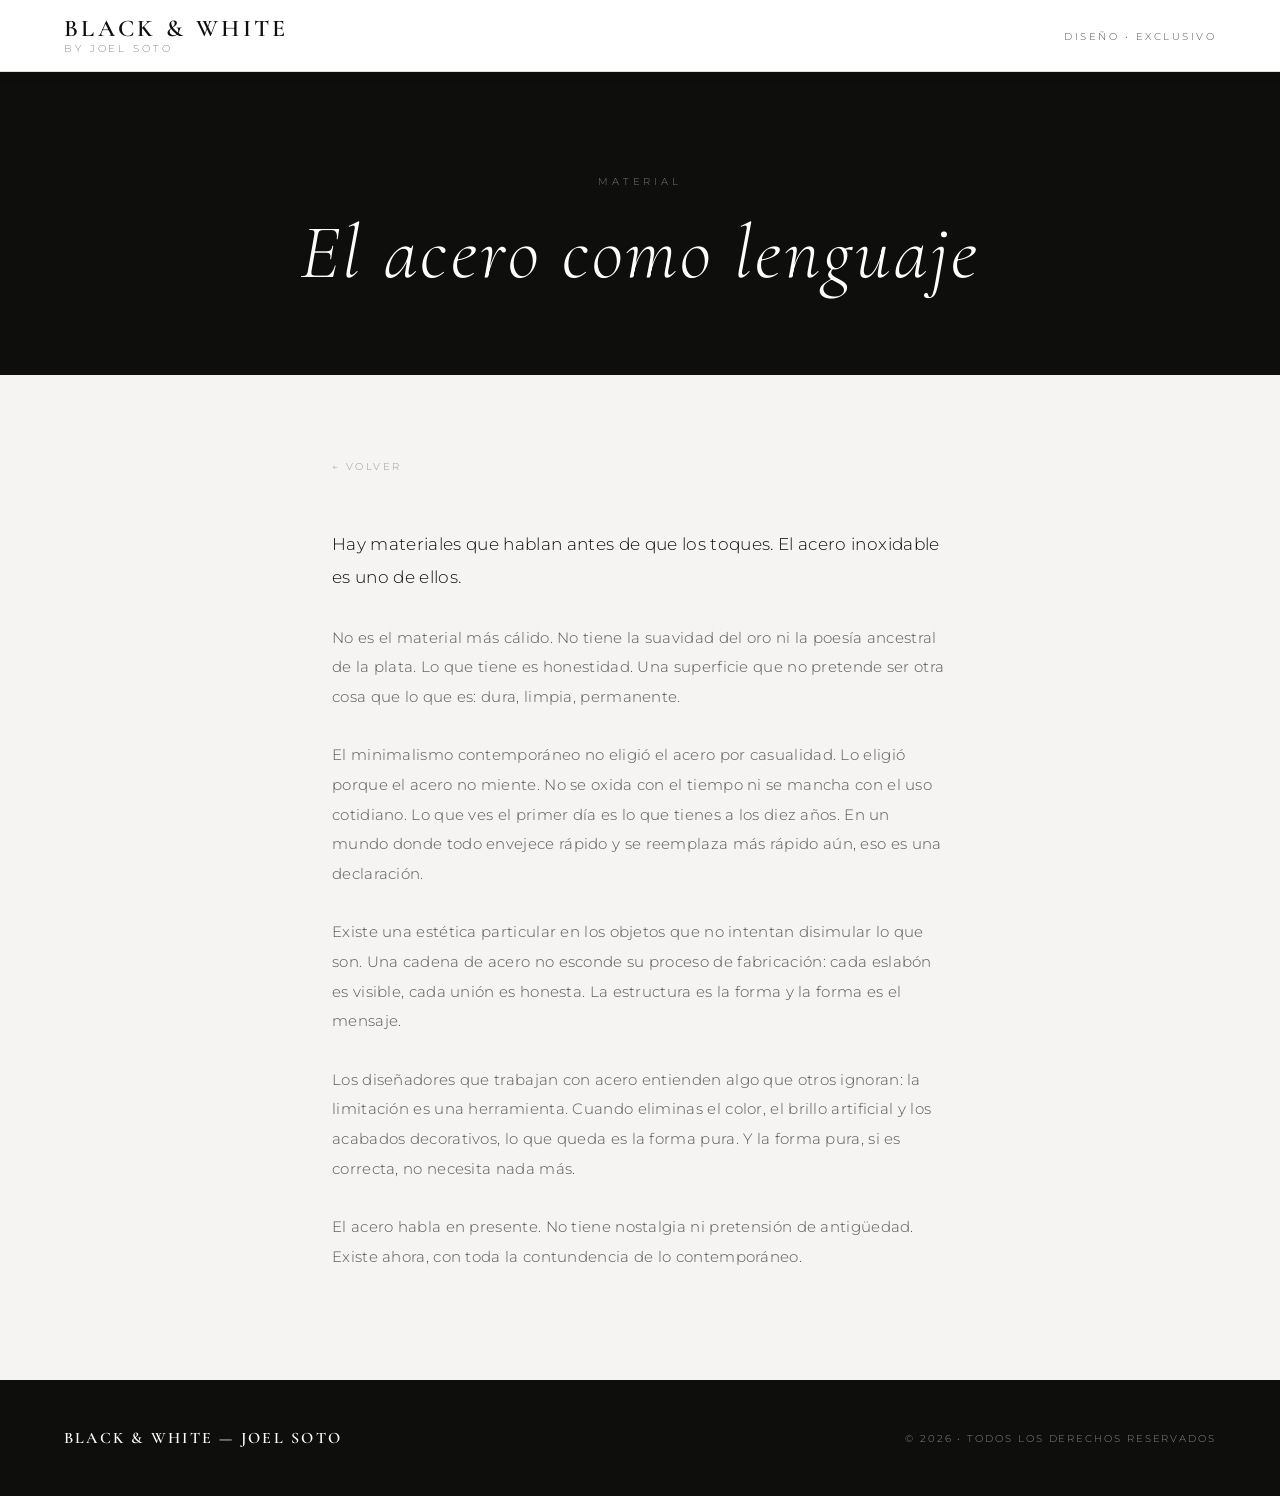
<file: articles/el-acero-como-lenguaje.html>
<!DOCTYPE html>
<html lang="es">
<head>
<meta charset="UTF-8">
<meta name="viewport" content="width=device-width, initial-scale=1.0">
<title>El acero como lenguaje — Black &amp; White by Joel Soto</title>
<link rel="preconnect" href="https://fonts.googleapis.com">
<link rel="preconnect" href="https://fonts.gstatic.com" crossorigin>
<link href="https://fonts.googleapis.com/css2?family=Cormorant+Garamond:ital,wght@0,300;0,400;0,600;1,300&family=Montserrat:wght@200;300;400;500&display=swap" rel="stylesheet">
<link rel="stylesheet" href="../css/styles.css">
</head>
<body class="page-article">

<header id="site-header">
  <a href="../index.html" class="brand-link">
    <div class="brand">
      <div class="brand-name">Black &amp; White</div>
      <span class="brand-sub">by Joel Soto</span>
    </div>
  </a>
  <div class="header-tag">Diseño &bull; Exclusivo</div>
</header>

<div class="article-hero">
  <span class="article-hero-cat">Material</span>
  <h1 class="article-hero-title">El acero como lenguaje</h1>
</div>

<article class="article-body">
  <a href="../index.html" class="article-back">← Volver</a>

  <p>Hay materiales que hablan antes de que los toques. El acero inoxidable es uno de ellos.</p>

  <p>No es el material más cálido. No tiene la suavidad del oro ni la poesía ancestral de la plata. Lo que tiene es honestidad. Una superficie que no pretende ser otra cosa que lo que es: dura, limpia, permanente.</p>

  <p>El minimalismo contemporáneo no eligió el acero por casualidad. Lo eligió porque el acero no miente. No se oxida con el tiempo ni se mancha con el uso cotidiano. Lo que ves el primer día es lo que tienes a los diez años. En un mundo donde todo envejece rápido y se reemplaza más rápido aún, eso es una declaración.</p>

  <p>Existe una estética particular en los objetos que no intentan disimular lo que son. Una cadena de acero no esconde su proceso de fabricación: cada eslabón es visible, cada unión es honesta. La estructura es la forma y la forma es el mensaje.</p>

  <p>Los diseñadores que trabajan con acero entienden algo que otros ignoran: la limitación es una herramienta. Cuando eliminas el color, el brillo artificial y los acabados decorativos, lo que queda es la forma pura. Y la forma pura, si es correcta, no necesita nada más.</p>

  <p>El acero habla en presente. No tiene nostalgia ni pretensión de antigüedad. Existe ahora, con toda la contundencia de lo contemporáneo.</p>
</article>

<footer>
  <div class="footer-brand">Black &amp; White &mdash; Joel Soto</div>
  <div class="footer-copy">&copy; 2026 &bull; Todos los derechos reservados</div>
</footer>

</body>
</html>
</file>
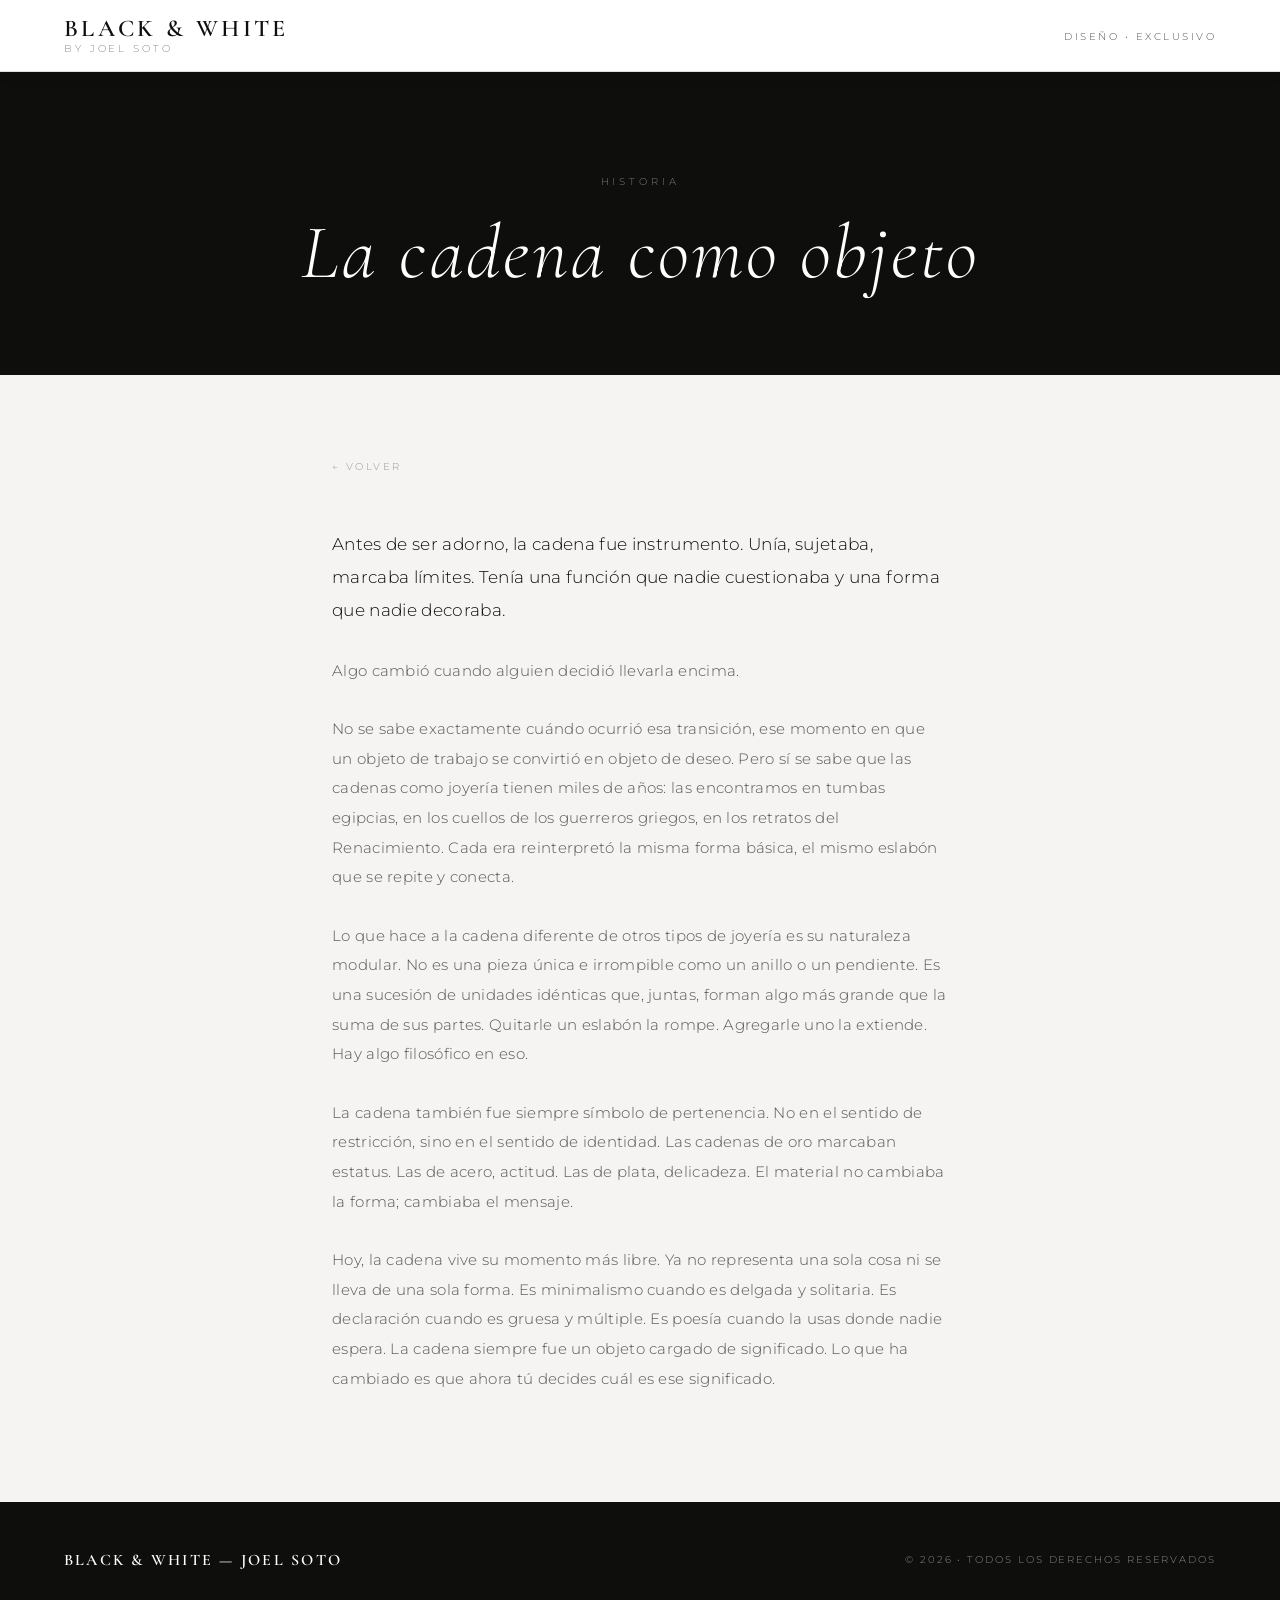
<file: articles/la-cadena-como-objeto.html>
<!DOCTYPE html>
<html lang="es">
<head>
<meta charset="UTF-8">
<meta name="viewport" content="width=device-width, initial-scale=1.0">
<title>La cadena como objeto — Black &amp; White by Joel Soto</title>
<link rel="preconnect" href="https://fonts.googleapis.com">
<link rel="preconnect" href="https://fonts.gstatic.com" crossorigin>
<link href="https://fonts.googleapis.com/css2?family=Cormorant+Garamond:ital,wght@0,300;0,400;0,600;1,300&family=Montserrat:wght@200;300;400;500&display=swap" rel="stylesheet">
<link rel="stylesheet" href="../css/styles.css">
</head>
<body class="page-article">

<header id="site-header">
  <a href="../index.html" class="brand-link">
    <div class="brand">
      <div class="brand-name">Black &amp; White</div>
      <span class="brand-sub">by Joel Soto</span>
    </div>
  </a>
  <div class="header-tag">Diseño &bull; Exclusivo</div>
</header>

<div class="article-hero">
  <span class="article-hero-cat">Historia</span>
  <h1 class="article-hero-title">La cadena como objeto</h1>
</div>

<article class="article-body">
  <a href="../index.html" class="article-back">← Volver</a>

  <p>Antes de ser adorno, la cadena fue instrumento. Unía, sujetaba, marcaba límites. Tenía una función que nadie cuestionaba y una forma que nadie decoraba.</p>

  <p>Algo cambió cuando alguien decidió llevarla encima.</p>

  <p>No se sabe exactamente cuándo ocurrió esa transición, ese momento en que un objeto de trabajo se convirtió en objeto de deseo. Pero sí se sabe que las cadenas como joyería tienen miles de años: las encontramos en tumbas egipcias, en los cuellos de los guerreros griegos, en los retratos del Renacimiento. Cada era reinterpretó la misma forma básica, el mismo eslabón que se repite y conecta.</p>

  <p>Lo que hace a la cadena diferente de otros tipos de joyería es su naturaleza modular. No es una pieza única e irrompible como un anillo o un pendiente. Es una sucesión de unidades idénticas que, juntas, forman algo más grande que la suma de sus partes. Quitarle un eslabón la rompe. Agregarle uno la extiende. Hay algo filosófico en eso.</p>

  <p>La cadena también fue siempre símbolo de pertenencia. No en el sentido de restricción, sino en el sentido de identidad. Las cadenas de oro marcaban estatus. Las de acero, actitud. Las de plata, delicadeza. El material no cambiaba la forma; cambiaba el mensaje.</p>

  <p>Hoy, la cadena vive su momento más libre. Ya no representa una sola cosa ni se lleva de una sola forma. Es minimalismo cuando es delgada y solitaria. Es declaración cuando es gruesa y múltiple. Es poesía cuando la usas donde nadie espera. La cadena siempre fue un objeto cargado de significado. Lo que ha cambiado es que ahora tú decides cuál es ese significado.</p>
</article>

<footer>
  <div class="footer-brand">Black &amp; White &mdash; Joel Soto</div>
  <div class="footer-copy">&copy; 2026 &bull; Todos los derechos reservados</div>
</footer>

</body>
</html>
</file>
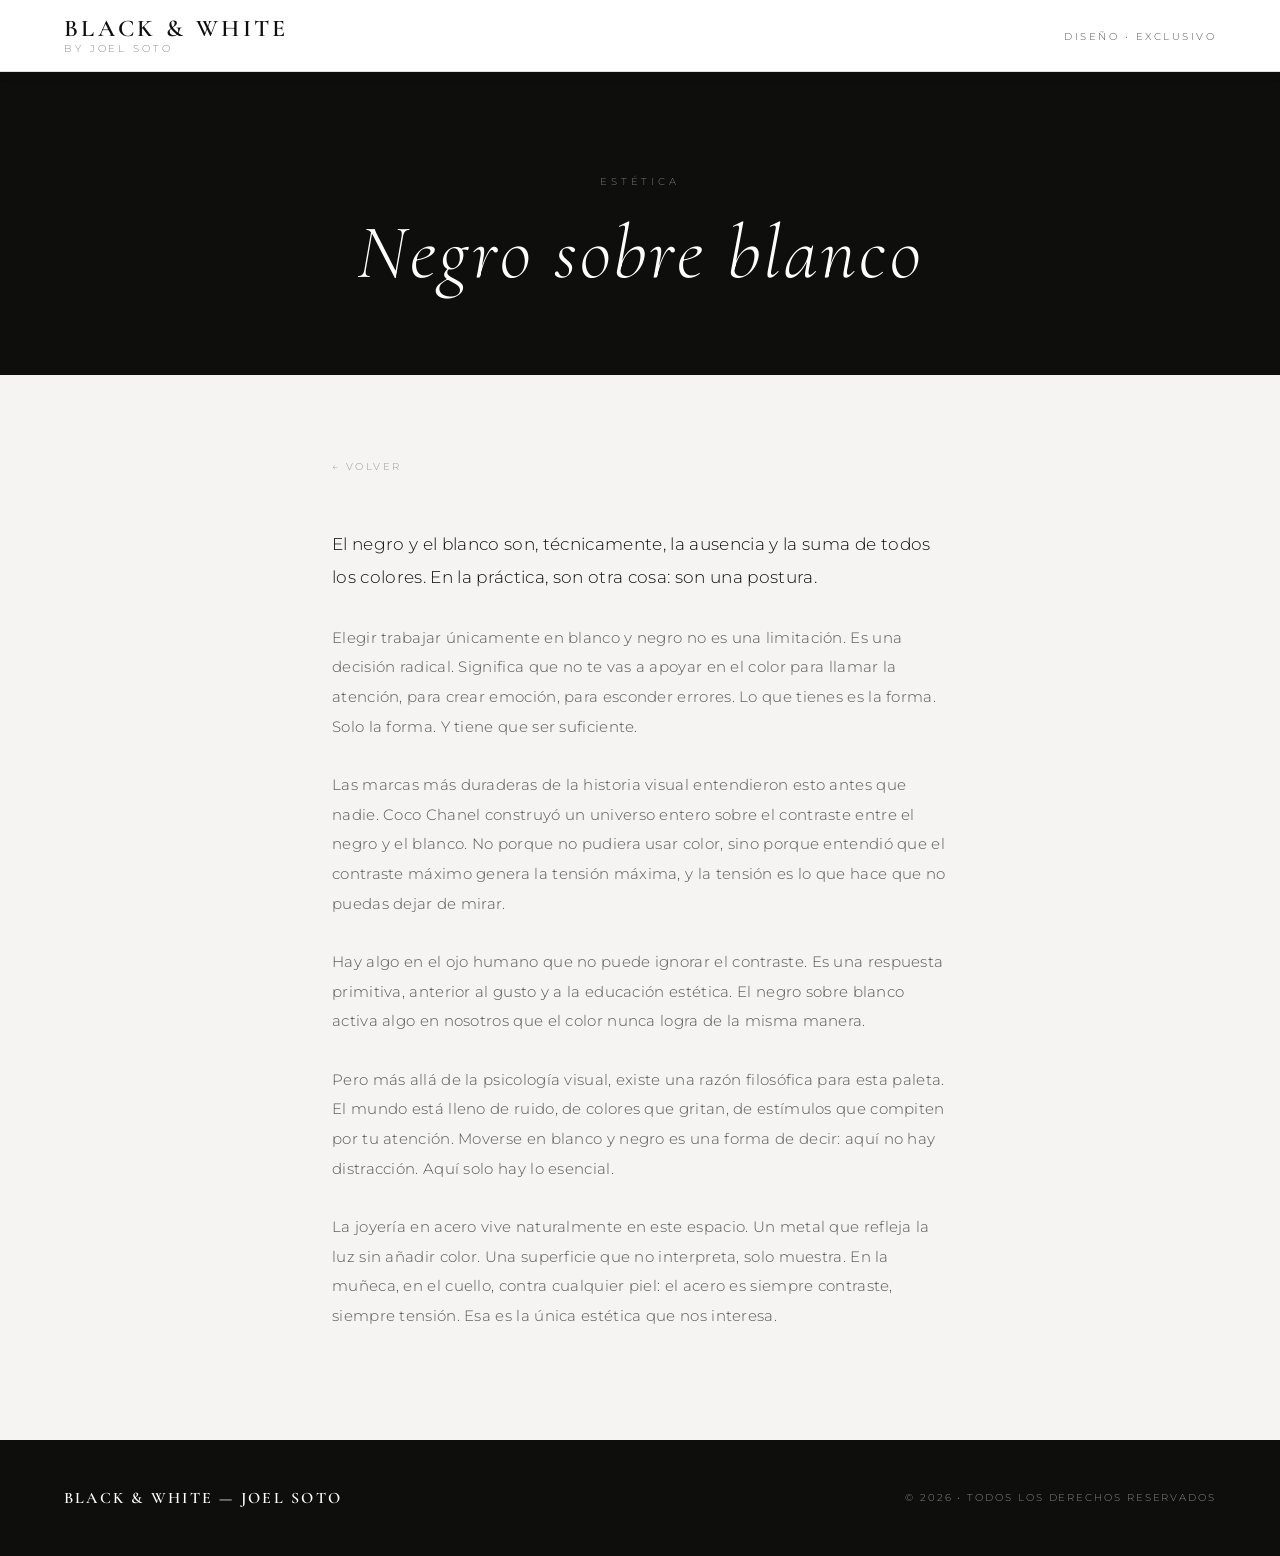
<file: articles/negro-sobre-blanco.html>
<!DOCTYPE html>
<html lang="es">
<head>
<meta charset="UTF-8">
<meta name="viewport" content="width=device-width, initial-scale=1.0">
<title>Negro sobre blanco — Black &amp; White by Joel Soto</title>
<link rel="preconnect" href="https://fonts.googleapis.com">
<link rel="preconnect" href="https://fonts.gstatic.com" crossorigin>
<link href="https://fonts.googleapis.com/css2?family=Cormorant+Garamond:ital,wght@0,300;0,400;0,600;1,300&family=Montserrat:wght@200;300;400;500&display=swap" rel="stylesheet">
<link rel="stylesheet" href="../css/styles.css">
</head>
<body class="page-article">

<header id="site-header">
  <a href="../index.html" class="brand-link">
    <div class="brand">
      <div class="brand-name">Black &amp; White</div>
      <span class="brand-sub">by Joel Soto</span>
    </div>
  </a>
  <div class="header-tag">Diseño &bull; Exclusivo</div>
</header>

<div class="article-hero">
  <span class="article-hero-cat">Estética</span>
  <h1 class="article-hero-title">Negro sobre blanco</h1>
</div>

<article class="article-body">
  <a href="../index.html" class="article-back">← Volver</a>

  <p>El negro y el blanco son, técnicamente, la ausencia y la suma de todos los colores. En la práctica, son otra cosa: son una postura.</p>

  <p>Elegir trabajar únicamente en blanco y negro no es una limitación. Es una decisión radical. Significa que no te vas a apoyar en el color para llamar la atención, para crear emoción, para esconder errores. Lo que tienes es la forma. Solo la forma. Y tiene que ser suficiente.</p>

  <p>Las marcas más duraderas de la historia visual entendieron esto antes que nadie. Coco Chanel construyó un universo entero sobre el contraste entre el negro y el blanco. No porque no pudiera usar color, sino porque entendió que el contraste máximo genera la tensión máxima, y la tensión es lo que hace que no puedas dejar de mirar.</p>

  <p>Hay algo en el ojo humano que no puede ignorar el contraste. Es una respuesta primitiva, anterior al gusto y a la educación estética. El negro sobre blanco activa algo en nosotros que el color nunca logra de la misma manera.</p>

  <p>Pero más allá de la psicología visual, existe una razón filosófica para esta paleta. El mundo está lleno de ruido, de colores que gritan, de estímulos que compiten por tu atención. Moverse en blanco y negro es una forma de decir: aquí no hay distracción. Aquí solo hay lo esencial.</p>

  <p>La joyería en acero vive naturalmente en este espacio. Un metal que refleja la luz sin añadir color. Una superficie que no interpreta, solo muestra. En la muñeca, en el cuello, contra cualquier piel: el acero es siempre contraste, siempre tensión. Esa es la única estética que nos interesa.</p>
</article>

<footer>
  <div class="footer-brand">Black &amp; White &mdash; Joel Soto</div>
  <div class="footer-copy">&copy; 2026 &bull; Todos los derechos reservados</div>
</footer>

</body>
</html>
</file>
<file: css/styles.css>
*, *::before, *::after { box-sizing: border-box; margin: 0; padding: 0; }

  /* ── INTRO SCREEN ── */
  #intro-screen {
    position: fixed;
    inset: 0;
    background: var(--ink);
    z-index: 999;
    display: flex;
    flex-direction: column;
    align-items: center;
    justify-content: center;
    gap: 0.7rem;
    transition: opacity 1s ease;
  }

  #intro-screen.fade-out { opacity: 0; pointer-events: none; }

  .intro-logo {
    font-family: var(--font-display);
    font-size: clamp(2.2rem, 8vw, 5rem);
    font-weight: 300;
    letter-spacing: 0.22em;
    text-transform: uppercase;
    color: #fff;
    animation: introUp 1s cubic-bezier(0.16,1,0.3,1) both;
  }

  .intro-logo em { font-style: italic; }

  .intro-tagline {
    font-family: var(--font-body);
    font-size: 0.68rem;
    letter-spacing: 0.45em;
    text-transform: uppercase;
    color: rgba(255,255,255,0.75);
    animation: introUp 1s 0.25s cubic-bezier(0.16,1,0.3,1) both;
  }

  @keyframes introUp {
    from { opacity: 0; transform: translateY(18px); }
    to   { opacity: 1; transform: translateY(0); }
  }

  /* ── TITLE REVEAL ── */
  .reveal-wrap {
    display: block;
    overflow: hidden;
  }

  .reveal-line {
    display: block;
    transform: translateY(105%);
    transition: transform 1s cubic-bezier(0.16,1,0.3,1);
  }

  .observe-reveal.visible .reveal-line { transform: translateY(0); }

  /* ── SLIDE NAME ANIMATION ── */
  @keyframes slideNameIn {
    from { opacity: 0; transform: translateY(8px); }
    to   { opacity: 1; transform: translateY(0); }
  }

  .slide-name-animate { animation: slideNameIn 0.4s cubic-bezier(0.16,1,0.3,1) both; }

  :root {
    --bg: #f5f4f2;
    --surface: #ffffff;
    --ink: #0e0e0d;
    --ink-mid: #555553;
    --ink-light: #999997;
    --border: #e0deda;
    --radius: 2px;
    --font-display: 'Cormorant Garamond', Georgia, serif;
    --font-body: 'Montserrat', sans-serif;
  }

  html { scroll-behavior: smooth; }

  body {
    background: var(--bg);
    color: var(--ink);
    font-family: var(--font-body);
    font-weight: 300;
    overflow-x: hidden;
  }

  /* ── HEADER ── */
  header {
    position: fixed;
    top: 0; left: 0; right: 0;
    z-index: 200;
    display: flex;
    align-items: center;
    justify-content: space-between;
    padding: 0 clamp(1.5rem, 5vw, 4rem);
    height: 72px;
    transition: background 0.4s, border-color 0.4s, box-shadow 0.4s;
    background: transparent;
    border-bottom: 1px solid transparent;
  }

  header.scrolled {
    background: var(--surface);
    border-bottom-color: var(--border);
    box-shadow: 0 2px 16px rgba(0,0,0,0.06);
  }

  .brand {
    line-height: 1;
    transition: color 0.4s;
  }

  .brand-name {
    font-family: var(--font-display);
    font-weight: 600;
    font-size: clamp(1.1rem, 2.2vw, 1.5rem);
    letter-spacing: 0.14em;
    text-transform: uppercase;
    color: #fff;
    transition: color 0.4s;
  }

  header.scrolled .brand-name { color: var(--ink); }

  .brand-sub {
    font-family: var(--font-body);
    font-weight: 200;
    font-size: 0.6rem;
    letter-spacing: 0.3em;
    text-transform: uppercase;
    color: rgba(255,255,255,1);
    text-shadow: 0 1px 6px rgba(0,0,0,0.7);
    margin-top: 3px;
    display: block;
    transition: color 0.4s;
  }

  header.scrolled .brand-sub { color: var(--ink); text-shadow: none; }

  .header-tag {
    font-size: 0.62rem;
    letter-spacing: 0.25em;
    text-transform: uppercase;
    color: rgba(255,255,255,1);
    text-shadow: 0 1px 6px rgba(0,0,0,0.7);
    transition: color 0.4s;
  }

  header.scrolled .header-tag { color: var(--ink-mid); text-shadow: none; }

  /* ── HERO ── */
  .hero {
    position: relative;
    height: 100svh;
    min-height: 600px;
    display: flex;
    flex-direction: column;
    align-items: center;
    justify-content: center;
    overflow: hidden;
  }

  .hero-bg {
    position: absolute;
    inset: -10%;
    background-image: url("../pictures/background/horizontal.JPG");
    background-size: cover;
    background-position: center top;
    will-change: transform;
  }

  @media (orientation: portrait) {
    .hero-bg {
      background-image: url("../pictures/background/vertical.JPG");
    }
  }

  .hero-overlay {
    position: absolute;
    inset: 0;
    background: linear-gradient(
      to bottom,
      rgba(0,0,0,0.60) 0%,
      rgba(0,0,0,0.50) 50%,
      rgba(0,0,0,0.70) 100%
    );
  }

  .hero-content {
    position: relative;
    z-index: 2;
    text-align: center;
    color: #fff;
    padding: 0 1.5rem;
    animation: heroFadeIn 1.2s ease both;
  }

  @keyframes heroFadeIn {
    from { opacity: 0; transform: translateY(24px); }
    to { opacity: 1; transform: translateY(0); }
  }

  .hero-eyebrow {
    font-family: var(--font-body);
    font-size: 0.62rem;
    font-weight: 400;
    letter-spacing: 0.4em;
    text-transform: uppercase;
    color: rgba(255,255,255,0.6);
    margin-bottom: 1.2rem;
    animation: heroFadeIn 1.2s 0.2s ease both;
  }

  .hero-title {
    font-family: var(--font-display);
    font-size: clamp(3rem, 9vw, 6.5rem);
    font-weight: 300;
    line-height: 1;
    letter-spacing: 0.08em;
    text-transform: uppercase;
    margin-bottom: 2rem;
    animation: heroFadeIn 1.2s 0.35s ease both;
  }

  .hero-title em {
    font-style: italic;
    font-weight: 300;
  }

  .hero-sub {
    font-family: var(--font-body);
    font-size: 0.65rem;
    font-weight: 200;
    letter-spacing: 0.4em;
    text-transform: uppercase;
    color: rgba(255,255,255,1);
    text-shadow: 0 1px 6px rgba(0,0,0,0.7);
    margin-bottom: 2.8rem;
    animation: heroFadeIn 1.2s 0.5s ease both;
  }

  .hero-btn {
    display: inline-block;
    padding: 0.9rem 2.4rem;
    border: 1px solid rgba(255,255,255,0.7);
    color: #fff;
    font-family: var(--font-body);
    font-size: 0.65rem;
    font-weight: 400;
    letter-spacing: 0.3em;
    text-transform: uppercase;
    text-decoration: none;
    transition: background 0.3s, color 0.3s, border-color 0.3s;
    animation: heroFadeIn 1.2s 0.65s ease both;
  }

  .hero-btn:hover {
    background: #fff;
    color: var(--ink);
    border-color: #fff;
  }

  .hero-scroll {
    position: absolute;
    bottom: 4.5rem;
    left: 50%;
    transform: translateX(-50%);
    z-index: 2;
    display: flex;
    flex-direction: column;
    align-items: center;
    gap: 0.5rem;
    color: rgba(255,255,255,0.5);
    font-size: 0.55rem;
    letter-spacing: 0.3em;
    text-transform: uppercase;
    animation: heroFadeIn 1.4s 1s ease both;
  }

  .hero-scroll-arrow {
    animation: arrowBounce 1.8s 1.5s ease infinite;
    opacity: 0.6;
  }

  @keyframes arrowBounce {
    0%, 100% { transform: translateY(0); opacity: 0.6; }
    50% { transform: translateY(6px); opacity: 1; }
  }

  /* ── PILLARS ── */
  .pillars {
    background: var(--surface);
    padding: clamp(2.5rem, 5vw, 4rem) clamp(1.5rem, 5vw, 4rem);
    display: grid;
    grid-template-columns: repeat(3, 1fr);
    gap: 0;
    border-bottom: 1px solid var(--border);
    opacity: 0;
    transform: translateY(30px);
    transition: opacity 0.7s ease, transform 0.7s ease;
  }

  .pillars.visible { opacity: 1; transform: translateY(0); }

  .pillar {
    display: flex;
    flex-direction: column;
    align-items: center;
    text-align: center;
    padding: 2.5rem 2rem;
    border-right: 1px solid var(--border);
  }

  .pillar:last-child { border-right: none; }

  .pillar-icon {
    display: block;
    width: 48px;
    height: 48px;
    margin-bottom: 1.4rem;
    color: var(--ink);
    opacity: 0.75;
  }

  .pillar-title {
    font-family: var(--font-display);
    font-size: 1.25rem;
    font-weight: 600;
    letter-spacing: 0.12em;
    text-transform: uppercase;
    margin-bottom: 0.75rem;
    color: var(--ink);
  }

  .pillar-text {
    font-size: 0.82rem;
    font-weight: 300;
    letter-spacing: 0.05em;
    color: var(--ink-mid);
    line-height: 1.8;
    max-width: 22ch;
  }

  /* ── SEPARATOR ── */
  .separator {
    position: relative;
    height: 460px;
    overflow: hidden;
    background: #0e0e0d;
  }

  .separator-bg {
    position: absolute;
    inset: 0;
    background-image: url("../pictures/background/horizontal.JPG");
    background-size: cover;
    background-position: center 30%;
    background-attachment: fixed;
  }

  @media (orientation: portrait) {
    .separator-bg {
      background-image: url("../pictures/background/vertical.JPG");
    }
  }

  .separator-overlay {
    position: absolute;
    inset: 0;
    background: rgba(0,0,0,0.62);
    display: flex;
    flex-direction: column;
    align-items: center;
    justify-content: center;
    gap: 0.5rem;
  }

  .separator-label {
    font-family: var(--font-body);
    font-size: 0.6rem;
    letter-spacing: 0.4em;
    text-transform: uppercase;
    color: rgba(255,255,255,0.55);
  }

  .separator-headline {
    font-family: var(--font-display);
    font-size: clamp(2.4rem, 5.5vw, 4.2rem);
    font-weight: 300;
    font-style: italic;
    color: #fff;
    letter-spacing: 0.06em;
  }

  /* ── CAROUSEL SECTION ── */
  .carousel-section {
    background: var(--bg);
    padding: clamp(4rem, 8vw, 7rem) 0 clamp(4rem, 8vw, 6rem);
  }

  .section-header {
    text-align: center;
    padding: 0 1.5rem;
    margin-bottom: 3.5rem;
    opacity: 0;
    transform: translateY(20px);
    transition: opacity 0.7s ease, transform 0.7s ease;
  }

  .section-header.visible { opacity: 1; transform: translateY(0); }

  .section-eyebrow {
    font-size: 0.6rem;
    letter-spacing: 0.35em;
    text-transform: uppercase;
    color: var(--ink-light);
    margin-bottom: 0.8rem;
  }

  .section-title {
    font-family: var(--font-display);
    font-size: clamp(1.8rem, 4vw, 2.8rem);
    font-weight: 300;
    letter-spacing: 0.06em;
    color: var(--ink);
  }

  .section-title em { font-style: italic; }

  /* ── CAROUSEL ── */
  .carousel-wrap {
    position: relative;
    display: flex;
    align-items: center;
    justify-content: center;
    gap: 0;
    max-width: 560px;
    margin: 0 auto;
    padding: 0 4rem;
  }

  .carousel-track {
    position: relative;
    width: 100%;
    overflow: hidden;
  }

  .slide {
    display: none;
    flex-direction: column;
    align-items: center;
    gap: 0;
    animation: slideFade 0.45s ease;
  }

  .slide.active { display: flex; }

  @keyframes slideFade {
    from { opacity: 0; transform: scale(0.97); }
    to { opacity: 1; transform: scale(1); }
  }

  .slide-img-wrap {
    width: 100%;
    aspect-ratio: 1 / 1;
    overflow: hidden;
    background: #ede9e5;
    border-radius: var(--radius);
  }

  .slide-img-wrap img {
    width: 100%;
    height: 100%;
    object-fit: cover;
    display: block;
    filter: grayscale(100%) contrast(1.05);
    transition: transform 0.5s ease, filter 0.4s;
  }

  .slide-img-wrap img:hover {
    transform: scale(1.04);
    filter: grayscale(70%) contrast(1.06);
  }

  .slide-info {
    width: 100%;
    padding: 1.6rem 0 0;
    display: flex;
    flex-direction: column;
    align-items: center;
    gap: 1.2rem;
    border-top: 1px solid var(--border);
    margin-top: 1.4rem;
  }

  .slide-name {
    font-family: var(--font-display);
    font-size: 1.5rem;
    font-weight: 600;
    letter-spacing: 0.16em;
    text-transform: uppercase;
    color: var(--ink);
    display: inline-block;
    border-bottom: 1.5px solid transparent;
    padding-bottom: 0.15em;
    transition: border-color 0.2s, opacity 0.2s;
  }

  .slide-name:hover {
    border-bottom-color: var(--ink);
    opacity: 0.5;
  }

  .slide-btn {
    display: inline-block;
    padding: 0.8rem 2rem;
    background: var(--ink);
    color: var(--surface);
    text-decoration: none;
    font-family: var(--font-body);
    font-size: 0.68rem;
    font-weight: 400;
    letter-spacing: 0.28em;
    text-transform: uppercase;
    border: 1px solid var(--ink);
    border-radius: var(--radius);
    transition: background 0.25s, color 0.25s;
  }

  .slide-btn:hover {
    background: transparent;
    color: var(--ink);
  }

  /* ── CAROUSEL ARROWS ── */
  .carousel-arrow {
    position: absolute;
    top: 40%;
    transform: translateY(-50%);
    width: 42px;
    height: 42px;
    border: 1px solid var(--border);
    background: var(--surface);
    border-radius: 50%;
    display: flex;
    align-items: center;
    justify-content: center;
    cursor: pointer;
    transition: background 0.2s, border-color 0.2s, transform 0.2s;
    z-index: 10;
    flex-shrink: 0;
  }

  .carousel-arrow:hover {
    background: var(--ink);
    border-color: var(--ink);
  }

  .carousel-arrow:hover svg { stroke: #fff; }
  .carousel-arrow:active { transform: translateY(-50%) scale(0.94); }

  .carousel-arrow svg {
    width: 16px;
    height: 16px;
    stroke: var(--ink);
    fill: none;
    stroke-width: 1.5;
    transition: stroke 0.2s;
  }

  .arrow-prev { left: 0; }
  .arrow-next { right: 0; }

  /* ── DOTS ── */
  .carousel-dots {
    display: flex;
    justify-content: center;
    gap: 0.5rem;
    margin-top: 2.2rem;
  }

  .dot {
    width: 6px;
    height: 6px;
    border-radius: 50%;
    background: var(--border);
    border: none;
    cursor: pointer;
    padding: 0;
    transition: background 0.25s, transform 0.25s;
  }

  .dot.active {
    background: var(--ink);
    transform: scale(1.3);
  }

  /* ── COUNTER ── */
  .carousel-counter {
    text-align: center;
    margin-top: 1rem;
    font-size: 0.65rem;
    letter-spacing: 0.2em;
    color: var(--ink-light);
  }

  /* ── FOOTER ── */
  footer {
    background: var(--ink);
    color: rgba(255,255,255,0.5);
    padding: 3rem clamp(1.5rem, 5vw, 4rem);
    display: flex;
    align-items: center;
    justify-content: space-between;
    flex-wrap: wrap;
    gap: 1rem;
  }

  .footer-brand {
    font-family: var(--font-display);
    font-size: 1rem;
    font-weight: 600;
    letter-spacing: 0.14em;
    text-transform: uppercase;
    color: #fff;
  }

  .footer-copy {
    font-size: 0.6rem;
    letter-spacing: 0.2em;
    text-transform: uppercase;
  }

  /* ── ARTICLES SECTION ── */
  .articles-section {
    background: var(--bg);
    padding: clamp(4rem, 8vw, 7rem) clamp(1.5rem, 5vw, 4rem);
    border-top: 1px solid var(--border);
  }

  .articles-header {
    text-align: center;
    margin-bottom: 3.5rem;
  }

  .articles-grid {
    display: grid;
    grid-template-columns: repeat(3, 1fr);
    background: var(--border);
    gap: 1px;
    max-width: 1100px;
    margin: 0 auto;
    box-shadow: 0 4px 32px rgba(0,0,0,0.10), 0 1px 6px rgba(0,0,0,0.06);
  }

  .article-card {
    background: var(--surface);
    padding: 2.5rem 2rem;
    text-decoration: none;
    display: flex;
    flex-direction: column;
    gap: 0.9rem;
    transition: background 0.25s;
  }

  .article-card:hover { background: #edecea; }

  .article-cat {
    font-size: 0.58rem;
    letter-spacing: 0.35em;
    text-transform: uppercase;
    color: var(--ink-light);
  }

  .article-title {
    font-family: var(--font-display);
    font-size: 1.5rem;
    font-weight: 300;
    font-style: italic;
    color: var(--ink);
    letter-spacing: 0.03em;
    line-height: 1.2;
  }

  .article-excerpt {
    font-size: 0.78rem;
    font-weight: 300;
    color: var(--ink-mid);
    line-height: 1.8;
    letter-spacing: 0.02em;
    flex: 1;
  }

  .article-read {
    font-size: 0.62rem;
    letter-spacing: 0.2em;
    text-transform: uppercase;
    color: var(--ink);
    margin-top: 0.5rem;
  }

  /* ── ARTICLE PAGE ── */
  .page-article #site-header {
    background: var(--surface);
    border-bottom-color: var(--border);
    box-shadow: 0 2px 16px rgba(0,0,0,0.06);
  }

  .page-article #site-header .brand-name { color: var(--ink); }
  .page-article #site-header .brand-sub  { color: var(--ink-mid); text-shadow: none; }
  .page-article #site-header .header-tag { color: var(--ink-mid); text-shadow: none; }

  .brand-link { text-decoration: none; display: block; }

  .article-hero {
    background: var(--ink);
    padding: 11rem clamp(1.5rem, 5vw, 4rem) 5rem;
    text-align: center;
  }

  .article-hero-cat {
    display: block;
    font-size: 0.6rem;
    letter-spacing: 0.4em;
    text-transform: uppercase;
    color: rgba(255,255,255,0.45);
    margin-bottom: 1.5rem;
  }

  .article-hero-title {
    font-family: var(--font-display);
    font-size: clamp(2.5rem, 6vw, 5rem);
    font-weight: 300;
    font-style: italic;
    color: #fff;
    letter-spacing: 0.04em;
    line-height: 1.1;
  }

  .article-body {
    max-width: 680px;
    margin: 0 auto;
    padding: 5rem clamp(1.5rem, 5vw, 2rem);
  }

  .article-back {
    display: inline-block;
    font-size: 0.62rem;
    letter-spacing: 0.25em;
    text-transform: uppercase;
    color: var(--ink-light);
    text-decoration: none;
    margin-bottom: 3.5rem;
    transition: color 0.2s;
  }

  .article-back:hover { color: var(--ink); }

  .article-body p {
    font-size: 0.95rem;
    font-weight: 300;
    line-height: 1.95;
    color: var(--ink-mid);
    letter-spacing: 0.02em;
    margin-bottom: 1.8rem;
  }

  .article-body p:first-of-type {
    font-size: 1.05rem;
    color: var(--ink);
  }

  /* ── RESPONSIVE ── */
  @media (max-width: 600px) {
    .pillars { grid-template-columns: 1fr; }
    .pillar { border-right: none; border-bottom: 1px solid var(--border); }
    .pillar:last-child { border-bottom: none; }
    .carousel-wrap { padding: 0 3rem; }
    .separator { height: 300px; }
    .articles-grid { grid-template-columns: 1fr; }
  }

  /* ── PRODUCT MODAL ── */
  .slide-img-wrap, .slide-name {
    cursor: pointer;
  }

  .modal-overlay {
    display: none;
    position: fixed;
    inset: 0;
    background: rgba(14,14,13,0.65);
    z-index: 100;
    align-items: center;
    justify-content: center;
    padding: 1.5rem;
    backdrop-filter: blur(4px);
    animation: modalFadeIn 0.25s ease;
  }

  .modal-overlay.open { display: flex; }

  @keyframes modalFadeIn {
    from { opacity: 0; }
    to   { opacity: 1; }
  }

  .modal-card {
    background: var(--surface);
    max-width: 420px;
    width: 100%;
    display: flex;
    flex-direction: column;
    animation: modalSlideUp 0.28s ease;
  }

  @keyframes modalSlideUp {
    from { opacity: 0; transform: translateY(16px); }
    to   { opacity: 1; transform: translateY(0); }
  }

  .modal-close {
    align-self: flex-end;
    background: none;
    border: none;
    cursor: pointer;
    padding: 0.75rem 0.75rem 0;
    color: var(--ink-light);
    line-height: 1;
    font-size: 1.1rem;
  }

  .modal-close:hover { color: var(--ink); }

  .modal-img {
    width: 100%;
    aspect-ratio: 1 / 1;
    object-fit: cover;
  }

  .modal-body {
    padding: 1.6rem 2rem 2rem;
    display: flex;
    flex-direction: column;
    gap: 0.6rem;
  }

  .modal-name {
    font-family: var(--font-display);
    font-size: 1.6rem;
    font-weight: 600;
    letter-spacing: 0.1em;
    text-transform: uppercase;
    color: var(--ink);
  }

  .modal-desc {
    font-size: 0.78rem;
    font-weight: 300;
    color: var(--ink-mid);
    line-height: 1.85;
    letter-spacing: 0.03em;
    margin-bottom: 0.6rem;
  }

  .modal-btn {
    display: inline-block;
    padding: 0.8rem 2rem;
    background: var(--ink);
    color: #fff;
    font-family: var(--font-body);
    font-size: 0.6rem;
    letter-spacing: 0.25em;
    text-transform: uppercase;
    text-decoration: none;
    border: 1px solid var(--ink);
    transition: background 0.2s, color 0.2s;
    align-self: flex-start;
  }

  .modal-btn:hover {
    background: transparent;
    color: var(--ink);
  }
</file>
